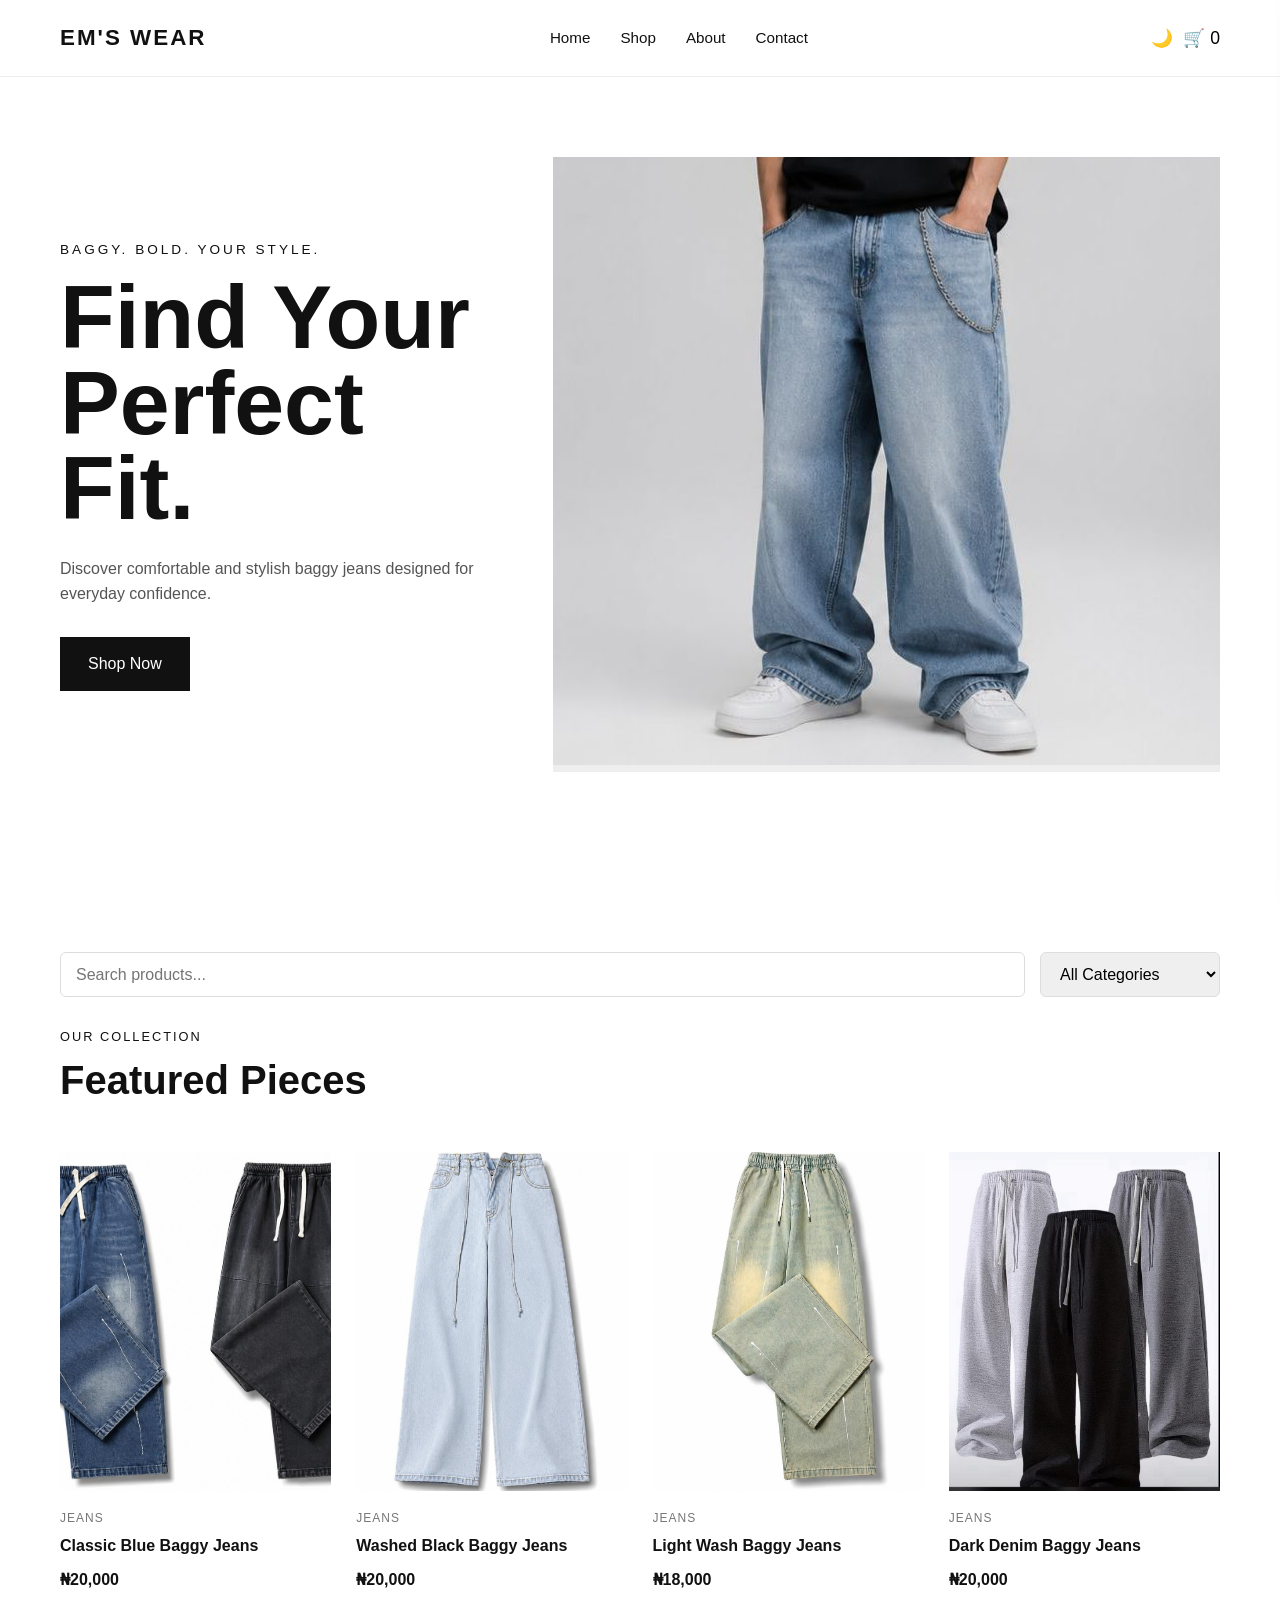
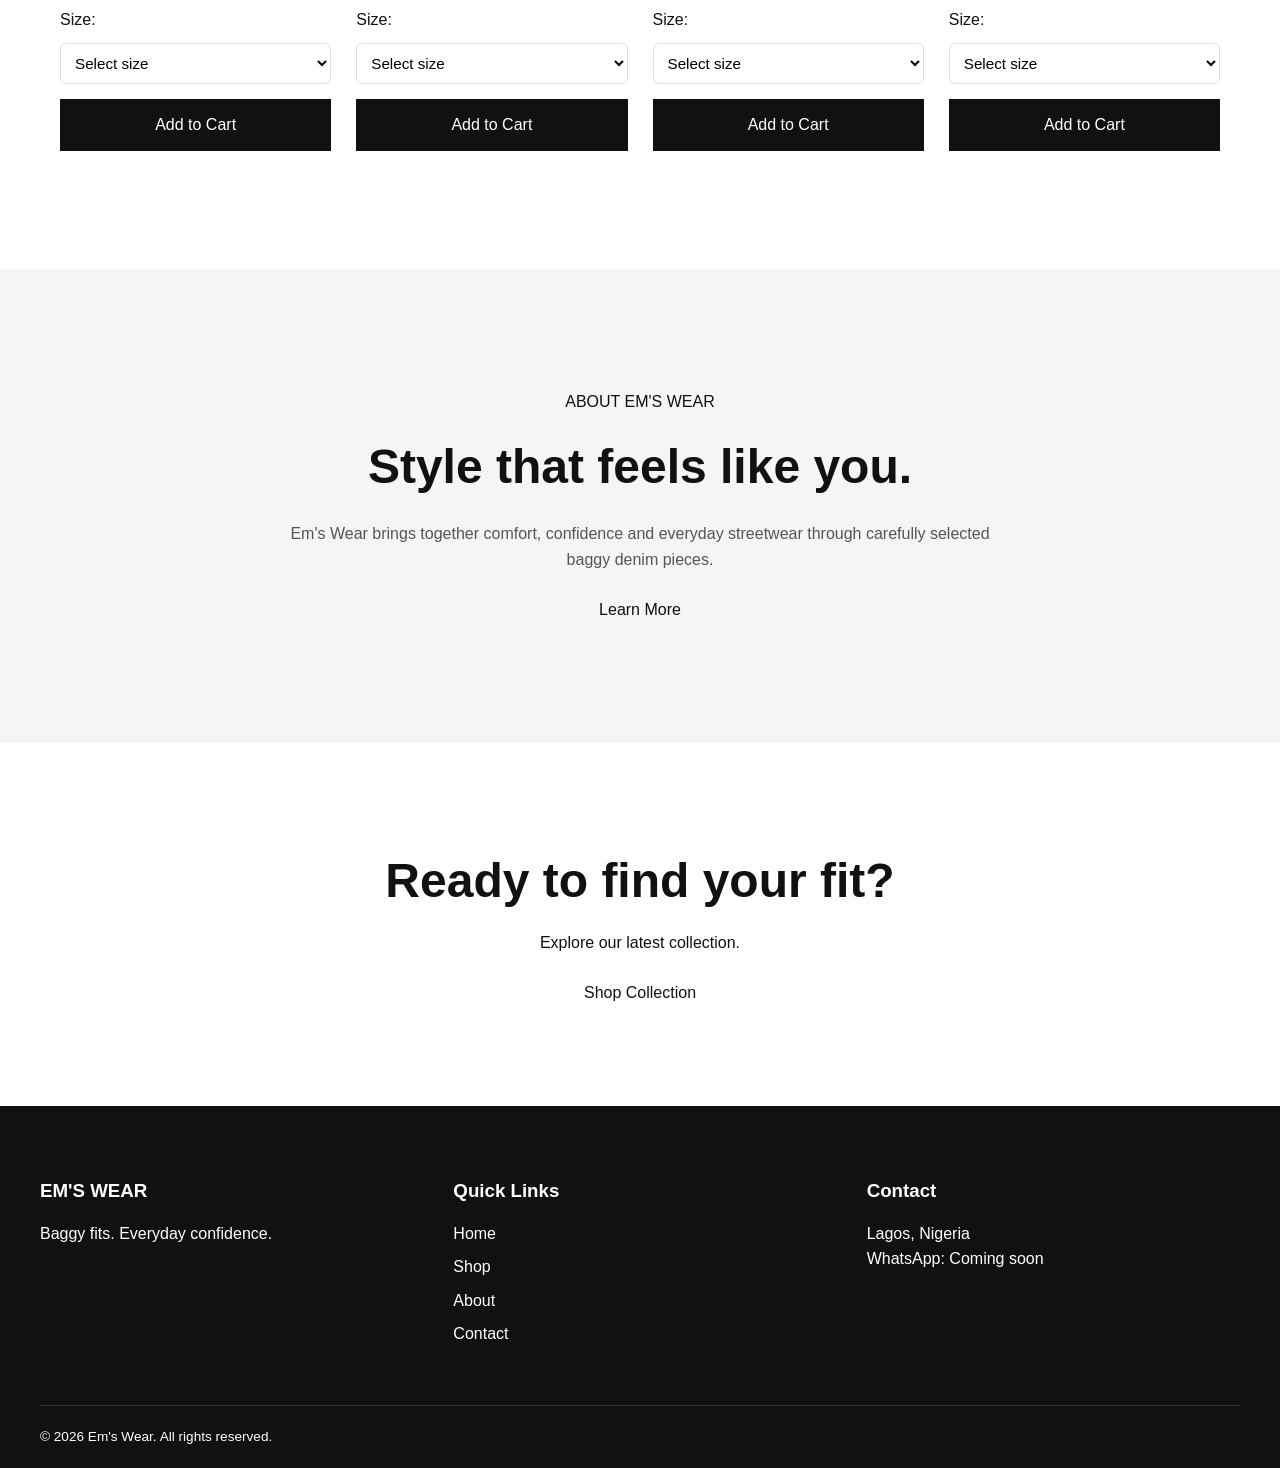
<file: index.html>
<!DOCTYPE html>
<html lang="en">
<head>
    <meta charset="UTF-8">
    <meta name="viewport" content="width=device-width, initial-scale=1.0">

    <title>Em's Wear | Baggy Denim</title>

    <meta
    name="description"
    content="Em's Wear offers stylish and comfortable baggy jeans designed for everyday confidence."
    >

    <link rel="stylesheet" href="css/style.css">
</head>

<body>

    <!-- Header -->
    <header class="header">
        <nav class="navbar">

            <a href="index.html" class="logo">EM'S WEAR</a>

            <ul class="nav-links">
                <li><a href="index.html">Home</a></li>
                <li><a href="pages/shop.html">Shop</a></li>
                <li><a href="pages/about.html">About</a></li>
                <li><a href="pages/contact.html">Contact</a></li>
            </ul>


           <button
             id="menu-toggle"
             class="menu-toggle"
             aria-label="Open navigation menu"
            >
             ☰
            </button>


            
            <div class="nav-actions">
                <button
                  id="theme-toggle"
                  aria-label="Toggle dark mode"
                >
                  🌙
                </button>

                <button id="cart-button" aria-label="Open shopping cart">
                    🛒 <span id="cart-count">0</span>
                </button>
            </div>

        </nav>
    </header>


    <!-- Hero Section -->
    <main>

        <section class="hero">

            <div class="hero-content">

                <p class="hero-subtitle">BAGGY. BOLD. YOUR STYLE.</p>

                <h1>Find Your Perfect Fit.</h1>

                <p class="hero-description">
                    Discover comfortable and stylish baggy jeans
                    designed for everyday confidence.
                </p>

                <a href="pages/shop.html" class="hero-button">
                    Shop Now
                </a>

            </div>

            <div class="hero-image">
                 <img src="./images/products/hero-image.jpeg"
            </div>

        </section>


        <!-- Featured Products -->
        <section class="featured-products">

          <div class="product-controls">

            <input
              type="text"
              id="search-input"
              placeholder="Search products..."
            >

            <select id="category-filter">

             <option value="all">
               All Categories
             </option>

             <option value="Jeans">
               Jeans
             </option>

            </select>

          </div>

            <div class="section-heading">
                <p>OUR COLLECTION</p>
                <h2>Featured Pieces</h2>
            </div>

            <div id="featured-products-container" class="product-grid">
                <!-- JavaScript will generate products here -->
            </div>

        </section>


        <!-- About Brand -->
        <section class="brand-story">

            <div class="brand-story-content">

                <p>ABOUT EM'S WEAR</p>

                <h2>Style that feels like you.</h2>

                <p>
                    Em's Wear brings together comfort, confidence and
                    everyday streetwear through carefully selected
                    baggy denim pieces.
                </p>

                <a href="pages/about.html">Learn More</a>

            </div>

        </section>


        <!-- Call To Action -->
        <section class="cta">

            <h2>Ready to find your fit?</h2>

            <p>Explore our latest collection.</p>

            <a href="pages/shop.html">Shop Collection</a>

        </section>

    </main>


    <!-- Footer -->
    <footer class="footer">

        <div class="footer-content">

            <div>
                <h3>EM'S WEAR</h3>
                <p>Baggy fits. Everyday confidence.</p>
            </div>

            <div>
                <h3>Quick Links</h3>
                <a href="index.html">Home</a>
                <a href="pages/shop.html">Shop</a>
                <a href="pages/about.html">About</a>
                <a href="pages/contact.html">Contact</a>
            </div>

            <div>
                <h3>Contact</h3>
                <p>Lagos, Nigeria</p>
                <p>WhatsApp: Coming soon</p>
            </div>

        </div>

        <p class="copyright">
            © 2026 Em's Wear. All rights reserved.
        </p>

    </footer>

    <!-- Shopping Cart -->
<aside id="cart-panel" class="cart-panel">

    <div class="cart-header">
        <h2>Your Cart</h2>

        <button id="close-cart" aria-label="Close cart">
            ✕
        </button>
    </div>

    <div id="cart-items" class="cart-items">
        <p class="empty-cart">Your cart is empty.</p>
    </div>

    <div class="cart-footer">

        <div class="cart-total">
            <span>Total:</span>
            <strong id="cart-total">₦0</strong>
        </div>

        <button id="checkout-button" class="checkout-button">
            Checkout
        </button>

    </div>

</aside>


    <script src="js/products.js"></script>
    <script src="js/main.js"></script>

</body>
</html>
</file>
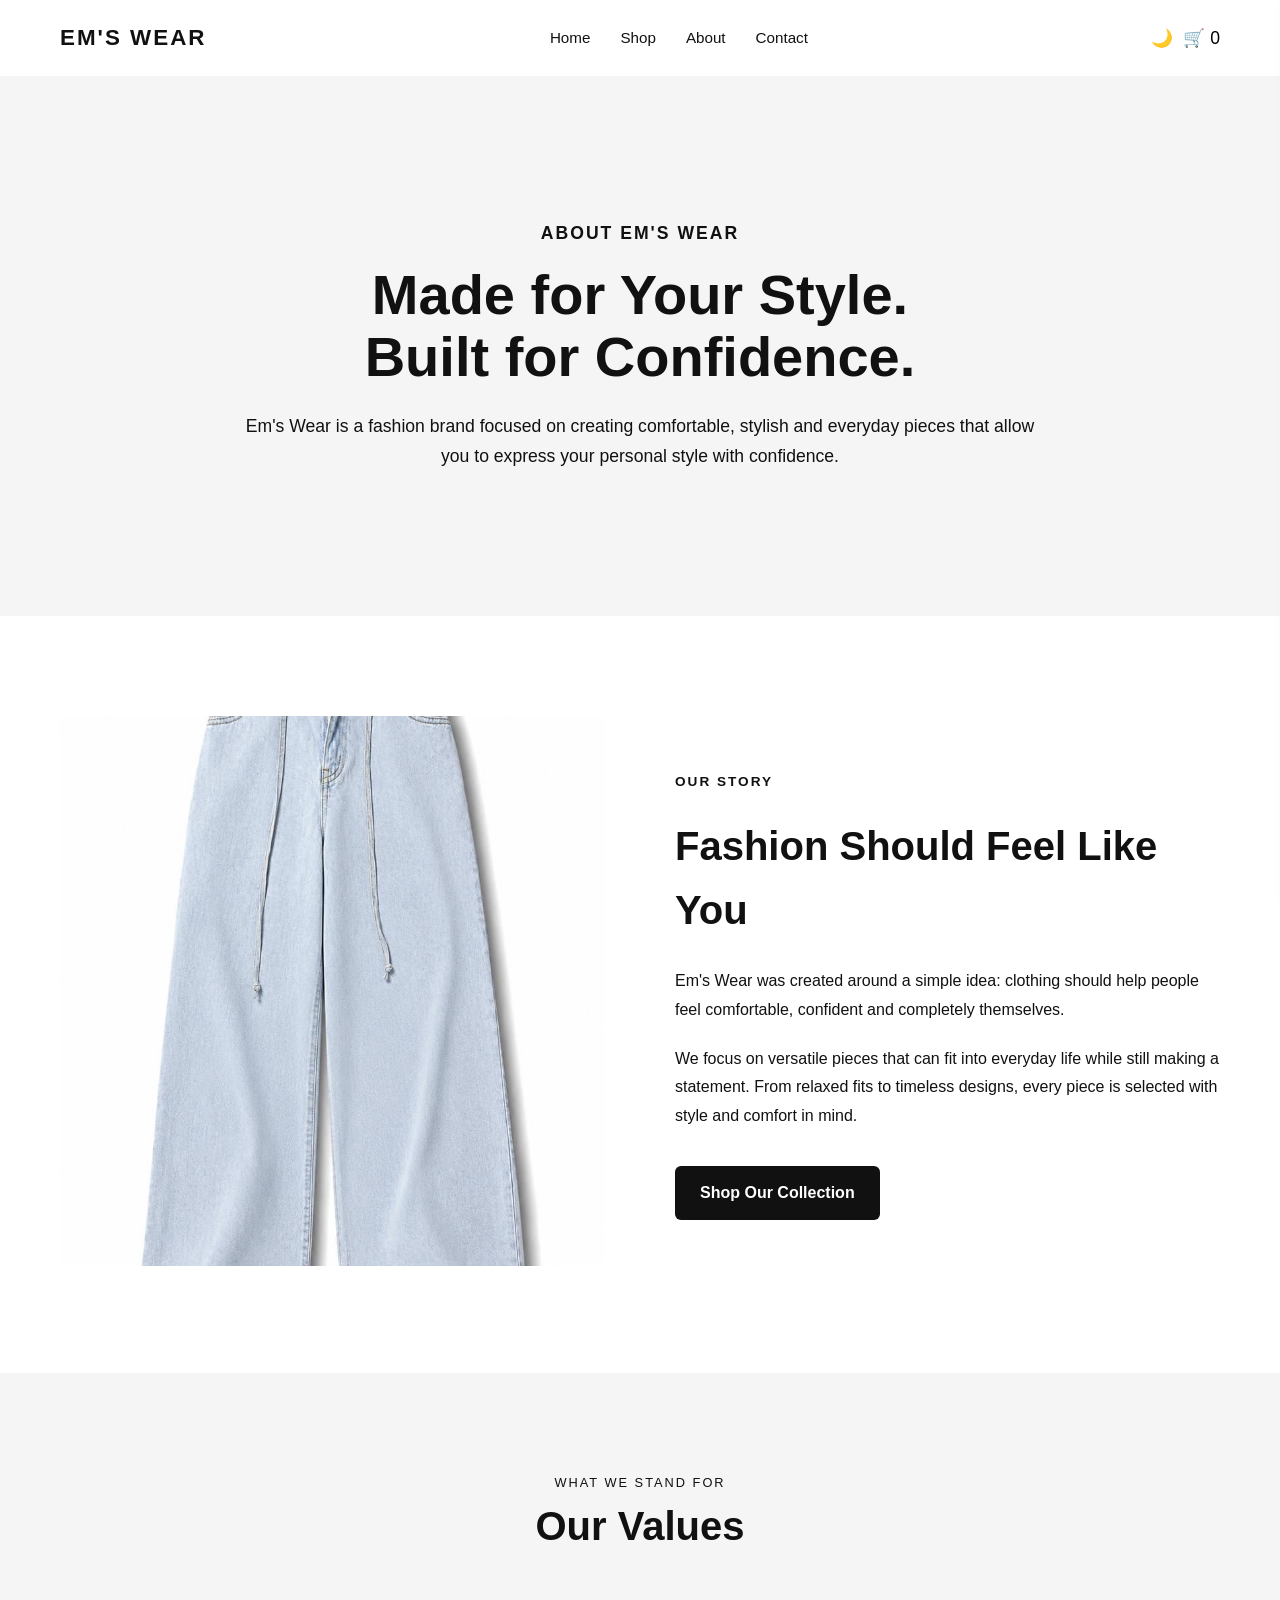
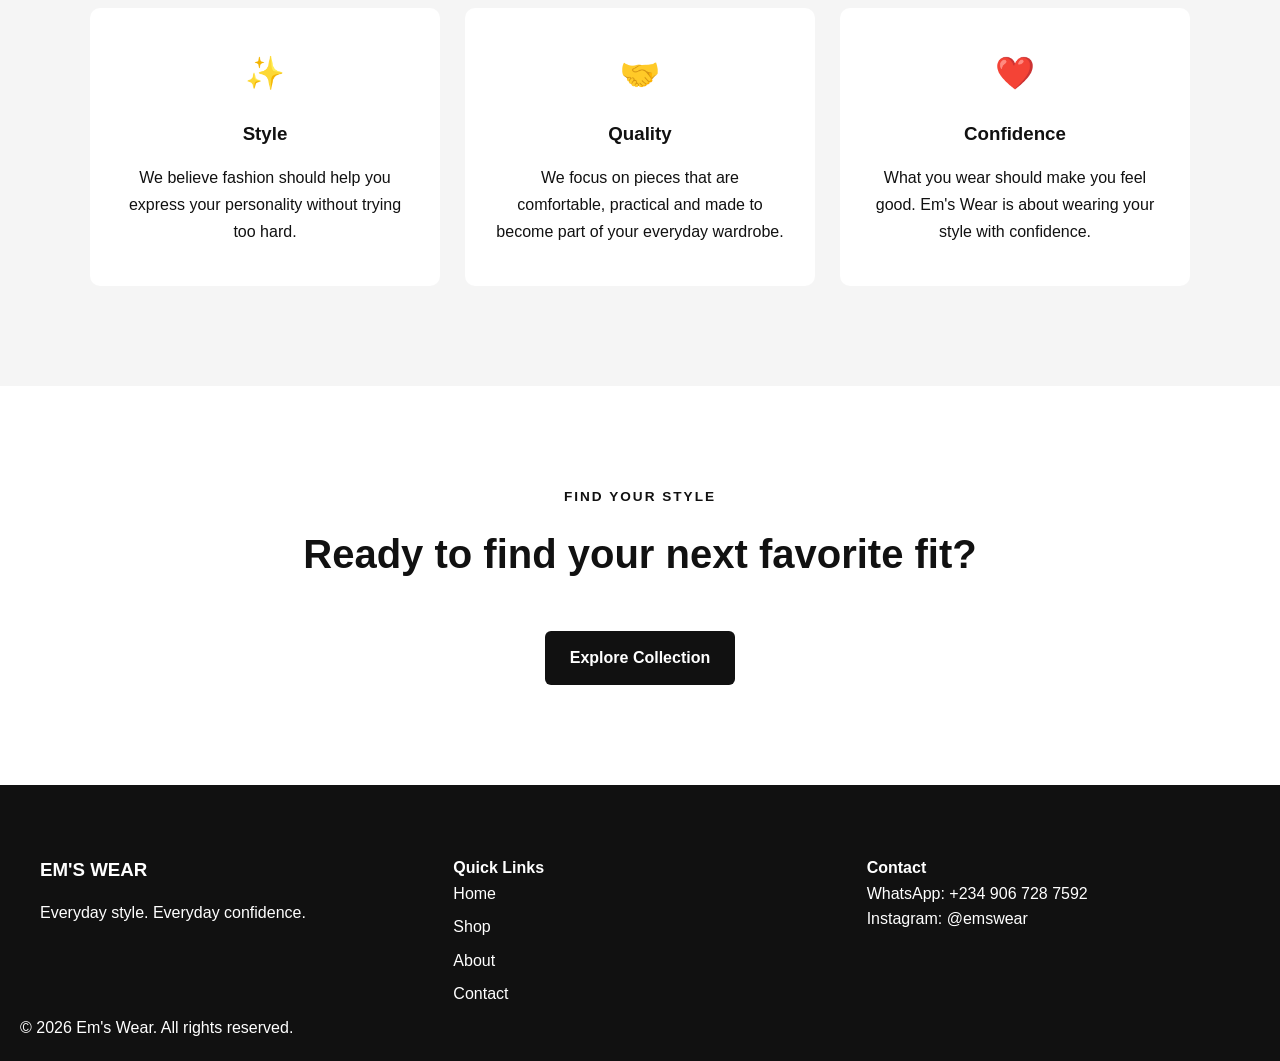
<file: pages/about.html>
<!DOCTYPE html>
<html lang="en">

<head>
    <meta charset="UTF-8">
    <meta name="viewport" content="width=device-width, initial-scale=1.0">

    <title>About Us | Em's Wear</title>

    <meta
    name="description"
    content="Learn more about Em's Wear, our story, values and approach to everyday fashion."
    >

    <link rel="stylesheet" href="../css/style.css">
</head>

<body>

    <!-- Navigation -->
    <header>
        <nav class="navbar">

            <div class="logo">
                EM'S WEAR
            </div>

            <div class="nav-links">

                <a href="../index.html">
                    Home
                </a>

                <a href="shop.html">
                    Shop
                </a>

                <a href="about.html">
                    About
                </a>

                <a href="contact.html">
                    Contact
                </a>

            </div>

            <button
                id="menu-toggle"
                class="menu-toggle"
                aria-label="Open navigation menu"
            >
                ☰
            </button>

            <div class="nav-actions">

                <button id="theme-toggle"
                    aria-label="Toggle dark mode">
                    🌙
                </button>

                <button id="cart-button" 
                 aria-label="Open shopping cart"
                >
                    🛒
                    <span id="cart-count">0</span>
                </button>

            </div>

        </nav>
    </header>


    <!-- About Hero -->
    <main>

        <section class="about-hero">

            <div class="about-hero-content">

                <p class="section-label">
                    ABOUT EM'S WEAR
                </p>

                <h1>
                    Made for Your Style.
                    <br>
                    Built for Confidence.
                </h1>

                <p>
                    Em's Wear is a fashion brand focused on creating
                    comfortable, stylish and everyday pieces that allow
                    you to express your personal style with confidence.
                </p>

            </div>

        </section>


        <!-- Brand Story -->
        <section class="about-story">

            <div class="about-story-image">

                <img
                    src="../images/products/blue-baggy.jpeg"
                    alt="Em's Wear baggy jeans"
                >

            </div>

            <div class="about-story-content">

                <p class="section-label">
                    OUR STORY
                </p>

                <h2>
                    Fashion Should Feel Like You
                </h2>

                <p>
                    Em's Wear was created around a simple idea:
                    clothing should help people feel comfortable,
                    confident and completely themselves.
                </p>

                <p>
                    We focus on versatile pieces that can fit into
                    everyday life while still making a statement.
                    From relaxed fits to timeless designs, every
                    piece is selected with style and comfort in mind.
                </p>

                <a href="shop.html" class="primary-button">
                    Shop Our Collection
                </a>

            </div>

        </section>


        <!-- Values -->
        <section class="brand-values">

            <div class="section-heading">

                <p>
                    WHAT WE STAND FOR
                </p>

                <h2>
                    Our Values
                </h2>

            </div>


            <div class="values-grid">

                <article class="value-card">

                    <div class="value-icon">
                        ✨
                    </div>

                    <h3>
                        Style
                    </h3>

                    <p>
                        We believe fashion should help you express
                        your personality without trying too hard.
                    </p>

                </article>


                <article class="value-card">

                    <div class="value-icon">
                        🤝
                    </div>

                    <h3>
                        Quality
                    </h3>

                    <p>
                        We focus on pieces that are comfortable,
                        practical and made to become part of your
                        everyday wardrobe.
                    </p>

                </article>


                <article class="value-card">

                    <div class="value-icon">
                        ❤️
                    </div>

                    <h3>
                        Confidence
                    </h3>

                    <p>
                        What you wear should make you feel good.
                        Em's Wear is about wearing your style with
                        confidence.
                    </p>

                </article>

            </div>

        </section>


        <!-- Call To Action -->
        <section class="about-cta">

            <div>

                <p>
                    FIND YOUR STYLE
                </p>

                <h2>
                    Ready to find your next favorite fit?
                </h2>

                <a href="shop.html" class="primary-button">
                    Explore Collection
                </a>

            </div>

        </section>

    </main>


    <!-- Cart Panel -->
    <aside id="cart-panel" class="cart-panel">

        <div class="cart-header">

            <h2>
                Your Cart
            </h2>

            <button id="close-cart"
                 aria-label="Close shopping cart"
            >
                ✕
            </button>

        </div>


        <div id="cart-items" class="cart-items">

            <p class="empty-cart">
                Your cart is empty.
            </p>

        </div>


        <div class="cart-footer">

            <div class="cart-total">

                <strong>
                    Total:
                </strong>

                <span id="cart-total">
                    ₦0
                </span>

            </div>

            <button
                id="checkout-button"
                class="checkout-button"
            >
                Checkout
            </button>

        </div>

    </aside>


    <!-- Footer -->
    <footer class="footer">

        <div class="footer-content">

            <div>

                <h3>
                    EM'S WEAR
                </h3>

                <p>
                    Everyday style. Everyday confidence.
                </p>

            </div>


            <div>

                <h4>
                    Quick Links
                </h4>

                <a href="../index.html">
                    Home
                </a>

                <a href="shop.html">
                    Shop
                </a>

                <a href="about.html">
                    About
                </a>

                <a href="contact.html">
                    Contact
                </a>

            </div>


            <div>

                <h4>
                    Contact
                </h4>

                <p>
                    WhatsApp: +234 906 728 7592
                </p>

                <p>
                    Instagram: @emswear
                </p>

            </div>

        </div>


        <div class="footer-bottom">

            <p>
                © 2026 Em's Wear. All rights reserved.
            </p>

        </div>

    </footer>


    <!-- JavaScript -->
    <script src="../js/products.js"></script>
    <script src="../js/main.js"></script>

</body>

</html>
</file>
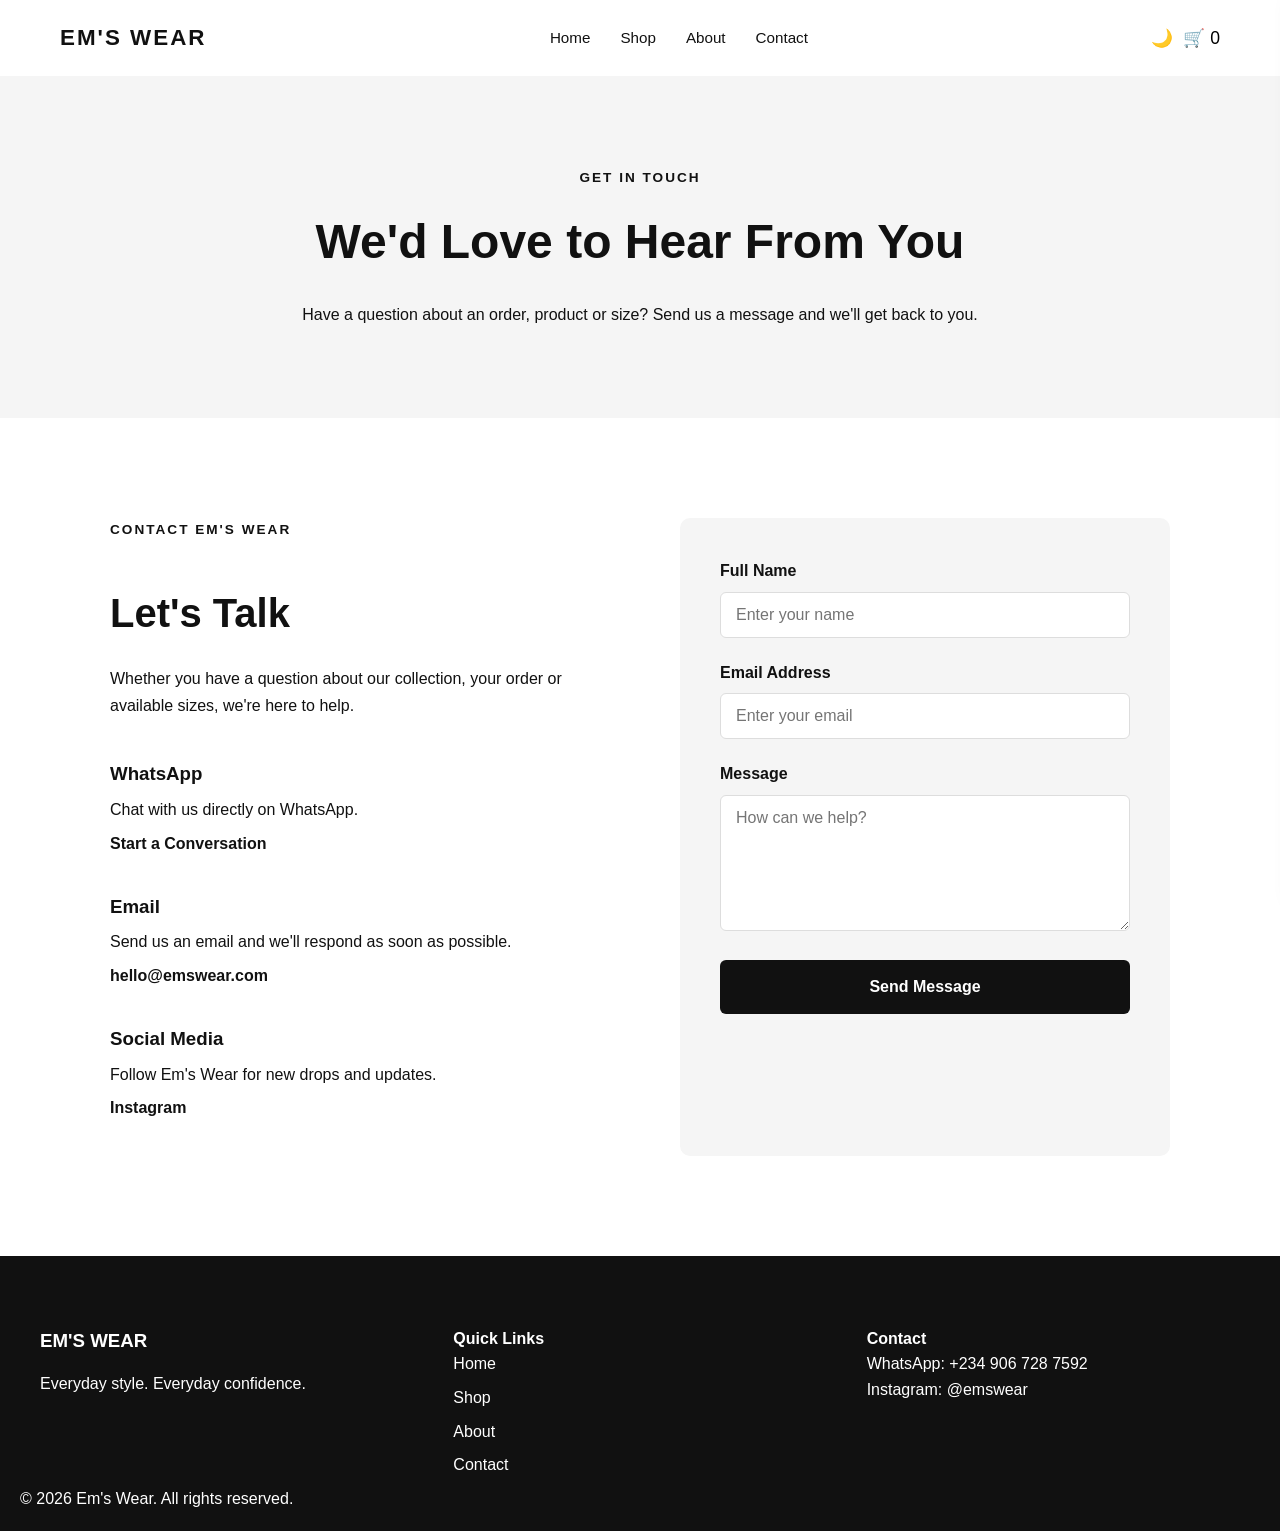
<file: pages/contact.html>
<!DOCTYPE html>
<html lang="en">

<head>
    <meta charset="UTF-8">
    <meta name="viewport" content="width=device-width, initial-scale=1.0">

    <title>Contact Us | Em's Wear</title>

    <meta
    name="description"
    content="Contact Em's Wear for questions about products, sizes and orders."
    >

    <link rel="stylesheet" href="../css/style.css">
</head>

<body>

    <!-- Navigation -->
    <header>
        <nav class="navbar">

            <div class="logo">
                EM'S WEAR
            </div>

            <div class="nav-links">

                <a href="../index.html">
                    Home
                </a>

                <a href="shop.html">
                    Shop
                </a>

                <a href="about.html">
                    About
                </a>

                <a href="contact.html">
                    Contact
                </a>

            </div>

            <button
               id="menu-toggle"
               class="menu-toggle"
               aria-label="Open navigation menu"
            >
               ☰
            </button>

            <div class="nav-actions">

                <button id="theme-toggle"
                     aria-label="Toggle dark mode">
                    🌙
                </button>

                <button id="cart-button"  
                     aria-label="Open shopping cart"
                     >
                    🛒
                    <span id="cart-count">0</span>
                </button>

            </div>

        </nav>
    </header>


    <!-- Main Content -->
    <main>

        <!-- Contact Hero -->
        <section class="contact-hero">

            <div>

                <p class="section-label">
                    GET IN TOUCH
                </p>

                <h1>
                    We'd Love to Hear From You
                </h1>

                <p>
                    Have a question about an order, product or size?
                    Send us a message and we'll get back to you.
                </p>

            </div>

        </section>


        <!-- Contact Section -->
        <section class="contact-section">

            <div class="contact-info">

                <p class="section-label">
                    CONTACT EM'S WEAR
                </p>

                <h2>
                    Let's Talk
                </h2>

                <p>
                    Whether you have a question about our collection,
                    your order or available sizes, we're here to help.
                </p>


                <div class="contact-item">

                    <h3>
                        WhatsApp
                    </h3>

                    <p>
                        Chat with us directly on WhatsApp.
                    </p>

                    <a href="#">
                        Start a Conversation
                    </a>

                </div>


                <div class="contact-item">

                    <h3>
                        Email
                    </h3>

                    <p>
                        Send us an email and we'll respond as soon
                        as possible.
                    </p>

                    <a href="mailto:hello@emswear.com">
                        hello@emswear.com
                    </a>

                </div>


                <div class="contact-item">

                    <h3>
                        Social Media
                    </h3>

                    <p>
                        Follow Em's Wear for new drops and updates.
                    </p>

                    <a href="#">
                        Instagram
                    </a>

                </div>

            </div>


            <!-- Contact Form -->
            <div class="contact-form-container">

                <form id="contact-form">

                    <div class="form-group">

                        <label for="name">
                            Full Name
                        </label>

                        <input
                            type="text"
                            id="name"
                            name="name"
                            placeholder="Enter your name"
                        >

                        <small id="name-error"></small>

                    </div>


                    <div class="form-group">

                        <label for="email">
                            Email Address
                        </label>

                        <input
                            type="email"
                            id="email"
                            name="email"
                            placeholder="Enter your email"
                        >

                        <small id="email-error"></small>

                    </div>


                    <div class="form-group">

                        <label for="message">
                            Message
                        </label>

                        <textarea
                            id="message"
                            name="message"
                            rows="6"
                            placeholder="How can we help?"
                        ></textarea>

                        <small id="message-error"></small>

                    </div>


                    <button
                        type="submit"
                        class="submit-button"
                    >
                        Send Message
                    </button>


                    <p id="form-success"></p>

                </form>

            </div>

        </section>

    </main>


    <!-- Cart -->
    <aside id="cart-panel" class="cart-panel">

        <div class="cart-header">

            <h2>
                Your Cart
            </h2>

            <button id="close-cart"
                 aria-label="Close shopping cart"
            >
                ✕
            </button>

        </div>


        <div id="cart-items" class="cart-items">

            <p class="empty-cart">
                Your cart is empty.
            </p>

        </div>


        <div class="cart-footer">

            <div class="cart-total">

                <strong>
                    Total:
                </strong>

                <span id="cart-total">
                    ₦0
                </span>

            </div>

            <button
                id="checkout-button"
                class="checkout-button"
            >
                Checkout
            </button>

        </div>

    </aside>


    <!-- Footer -->
    <footer class="footer">

        <div class="footer-content">

            <div>

                <h3>
                    EM'S WEAR
                </h3>

                <p>
                    Everyday style. Everyday confidence.
                </p>

            </div>


            <div>

                <h4>
                    Quick Links
                </h4>

                <a href="../index.html">
                    Home
                </a>

                <a href="shop.html">
                    Shop
                </a>

                <a href="about.html">
                    About
                </a>

                <a href="contact.html">
                    Contact
                </a>

            </div>


            <div>

                <h4>
                    Contact
                </h4>

                <p>
                    WhatsApp: +234 906 728 7592
                </p>

                <p>
                    Instagram: @emswear
                </p>

            </div>

        </div>


        <div class="footer-bottom">

            <p>
                © 2026 Em's Wear. All rights reserved.
            </p>

        </div>

    </footer>


    <!-- JavaScript -->
    <script src="../js/products.js"></script>
    <script src="../js/main.js"></script>

</body>

</html>
</file>
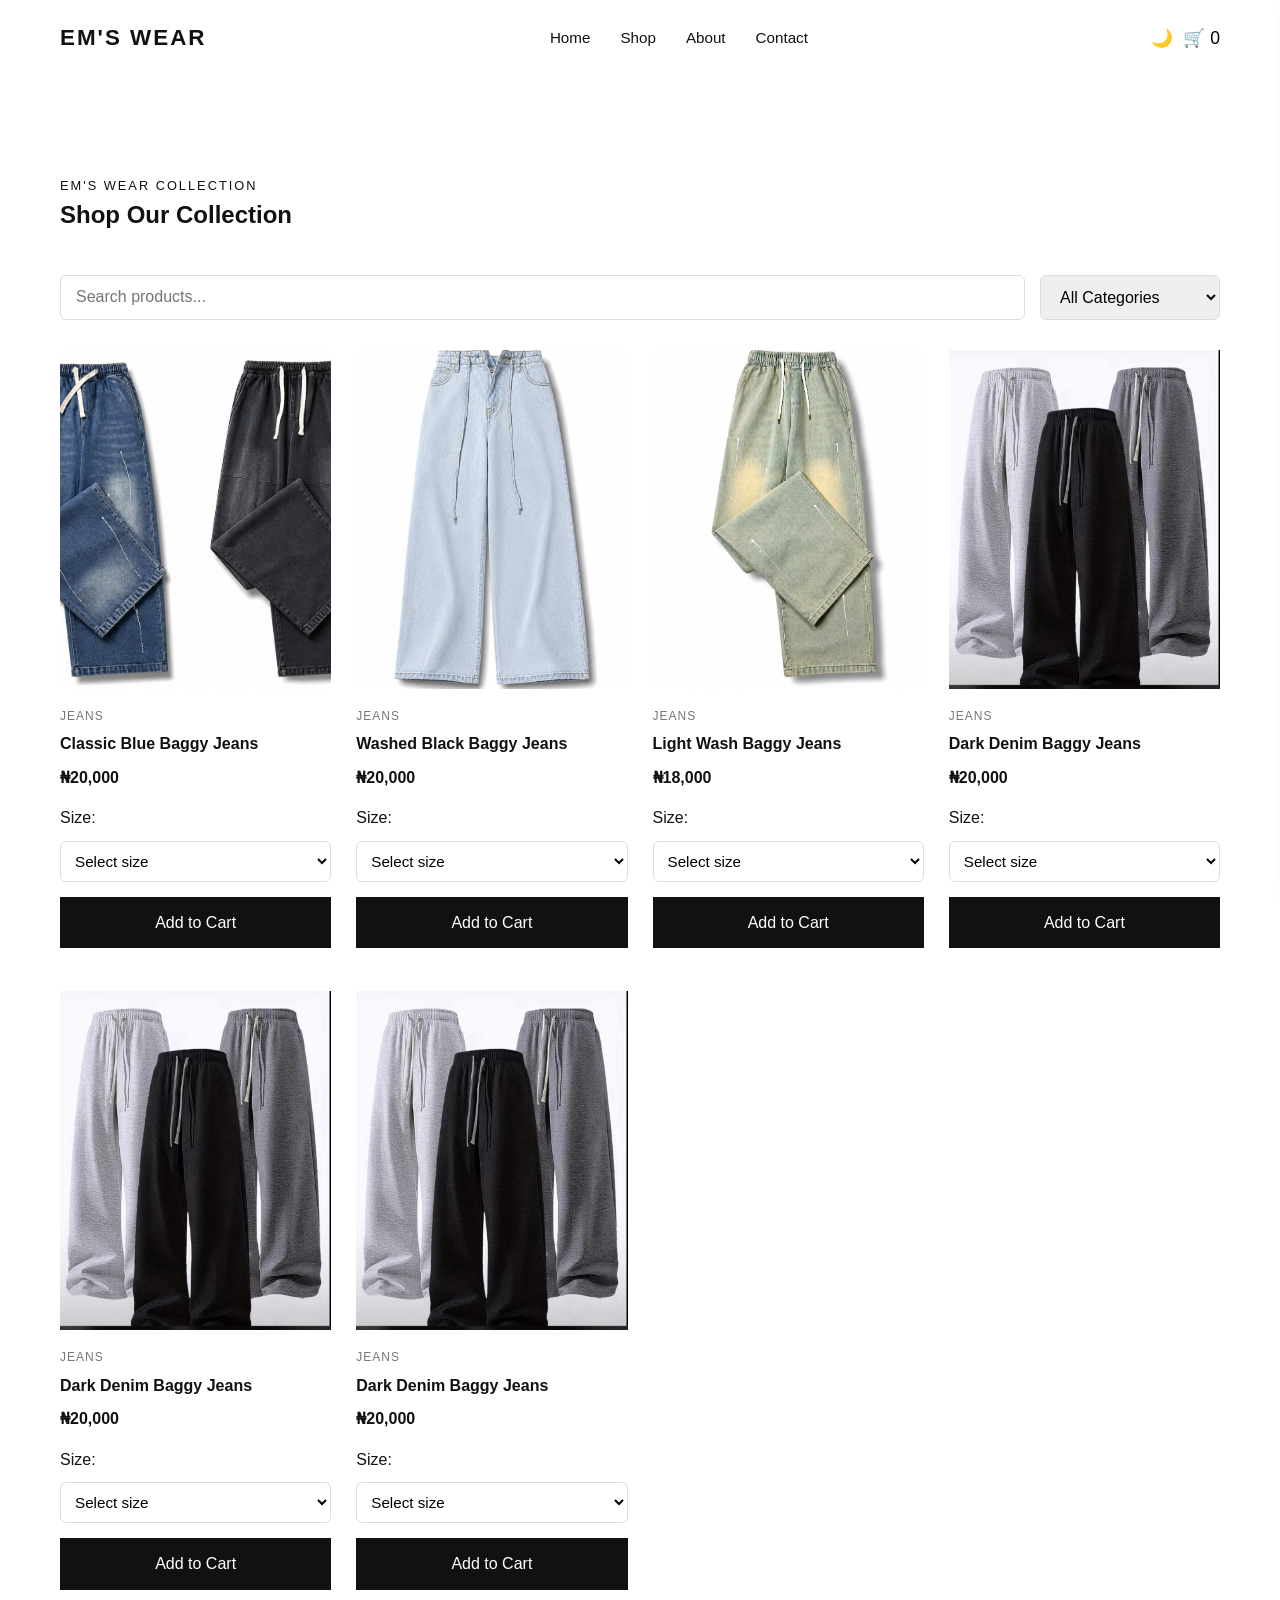
<file: pages/shop.html>
<!DOCTYPE html>
<html lang="en">

<head>

    <meta charset="UTF-8">

    <meta
        name="viewport"
        content="width=device-width, initial-scale=1.0"
    >

    <title>Shop | Em's Wear</title>

    <meta
    name="description"
    content="Shop Em's Wear baggy jeans. Browse our collection, choose your size and place an order."
    >

    <link
        rel="stylesheet"
        href="../css/style.css"
    >

</head>


<body>

    <!-- ==============================
         NAVBAR
    ============================== -->

    <header>

        <nav class="navbar">

            <div class="logo">
                EM'S WEAR
            </div>


            <div class="nav-links">

                <a href="../index.html">
                    Home
                </a>

                <a href="shop.html">
                    Shop
                </a>

                <a href="about.html">
                    About
                </a>

                <a href="contact.html">
                    Contact
                </a>

            </div>


            <button
              id="menu-toggle"
              class="menu-toggle"
              aria-label="Open navigation menu"
            >
              ☰
            </button>


            <div class="nav-actions">

                <button
                   id="theme-toggle"
                   aria-label="Toggle dark mode"
                > 
                   🌙
                </button>

                <button id="cart-button"
                     aria-label="Open shopping cart"
                >

                    🛒

                    <span id="cart-count">
                        0
                    </span>

                </button>

            </div>

        </nav>

    </header>


    <!-- ==============================
         SHOP
    ============================== -->

    <main>

        <section class="featured-products">

            <div class="section-heading">

                <p>
                    EM'S WEAR COLLECTION
                </p>

                <h1>
                    Shop Our Collection
                </h1>

            </div>


            <!-- PRODUCT CONTROLS -->

            <div class="product-controls">

                <input
                    type="text"
                    id="search-input"
                    placeholder="Search products..."
                >


                <select id="category-filter">

                    <option value="all">
                        All Categories
                    </option>

                    <option value="Jeans">
                        Jeans
                    </option>

                </select>

            </div>


            <!-- PRODUCTS -->

            <div
                id="featured-products-container"
                class="product-grid">
            </div>

        </section>

    </main>


    <!-- ==============================
         CART
    ============================== -->

    <aside
        id="cart-panel"
        class="cart-panel">

        <div class="cart-header">

            <h2>
                Your Cart
            </h2>

            <button id="close-cart"
                aria-label="Close shopping cart"
            >
                ✕
            </button>

        </div>


        <div
            id="cart-items"
            class="cart-items">

            <p class="empty-cart">
                Your cart is empty.
            </p>

        </div>


        <div class="cart-footer">

            <div class="cart-total">

                <strong>
                    Total:
                </strong>

                <span id="cart-total">
                    ₦0
                </span>

            </div>


            <button
                id="checkout-button"
                class="checkout-button">

                Checkout

            </button>

        </div>

    </aside>


    <!-- ==============================
         JAVASCRIPT
    ============================== -->

    <script src="../js/products.js"></script>

    <script src="../js/main.js"></script>

</body>

</html>
</file>
<file: css/style.css>
/* =========================
   RESET
========================= */

* {
    margin: 0;
    padding: 0;
    box-sizing: border-box;
}

html {
    scroll-behavior: smooth;
}

body {
    font-family: Arial, sans-serif;
    line-height: 1.6;
    background: #ffffff;
    color: #111111;
}

a {
    text-decoration: none;
    color: inherit;
}

button {
    font: inherit;
    cursor: pointer;
}


/* =========================
   HEADER
========================= */

.header {
    width: 100%;
    border-bottom: 1px solid #eeeeee;
}

.navbar {
    max-width: 1200px;
    margin: auto;
    padding: 20px;
    display: flex;
    align-items: center;
    justify-content: space-between;
    position: relative;
}

.logo {
    font-size: 1.4rem;
    font-weight: 800;
    letter-spacing: 2px;
}

.nav-links {
    display: flex;
    gap: 30px;
    list-style: none;
}

.nav-links a {
    font-size: 0.95rem;
    transition: 0.3s;
}

.nav-links a:hover {
    opacity: 0.6;
}

.nav-actions {
    display: flex;
    gap: 10px;
}

.nav-actions button {
    border: none;
    background: transparent;
    font-size: 1.1rem;
}


/* =========================
   HERO
========================= */

.hero {
    max-width: 1200px;
    min-height: 650px;
    margin: auto;
    padding: 80px 20px;

    display: grid;
    grid-template-columns: 1fr 1fr;
    align-items: center;
    gap: 50px;
}

.hero-content {
    max-width: 550px;
}

.hero-subtitle {
    font-size: 0.85rem;
    letter-spacing: 3px;
    margin-bottom: 15px;
}

.hero h1 {
    font-size: clamp(3rem, 7vw, 6rem);
    line-height: 0.95;
    margin-bottom: 25px;
}

.hero-description {
    max-width: 450px;
    margin-bottom: 30px;
    color: #555555;
}

.hero-button {
    display: inline-block;
    padding: 14px 28px;
    background: #111111;
    color: white;
    transition: 0.3s;
}

.hero-button:hover {
    transform: translateY(-2px);
}

.hero-image {
    min-height: 500px;
    background: #eeeeee;
}


/* =========================
   SECTION HEADING
========================= */

.featured-products {
    max-width: 1200px;
    margin: auto;
    padding: 100px 20px;
}

.section-heading {
    margin-bottom: 40px;
}

.section-heading p {
    font-size: 0.8rem;
    letter-spacing: 2px;
}

.section-heading h2 {
    font-size: 2.5rem;
}


/* =========================
   PRODUCT GRID
========================= */

.product-grid {
    display: grid;
    grid-template-columns: repeat(4, 1fr);
    gap: 25px;
}


/* =========================
   BRAND STORY
========================= */

.brand-story {
    background: #f5f5f5;
    padding: 120px 20px;
}

.brand-story-content {
    max-width: 700px;
    margin: auto;
    text-align: center;
}

.brand-story-content h2 {
    font-size: 3rem;
    margin: 15px 0;
}

.brand-story-content > p:nth-of-type(2) {
    color: #555555;
    margin-bottom: 25px;
}


/* =========================
   CTA
========================= */

.cta {
    padding: 100px 20px;
    text-align: center;
}

.cta h2 {
    font-size: 3rem;
    margin-bottom: 10px;
}

.cta p {
    margin-bottom: 25px;
}


/* =========================
   FOOTER
========================= */

.footer {
    background: #111111;
    color: white;
    padding: 70px 20px 20px;
}

.footer-content {
    max-width: 1200px;
    margin: auto;

    display: grid;
    grid-template-columns: repeat(3, 1fr);
    gap: 40px;
}

.footer-content h3 {
    margin-bottom: 15px;
}

.footer-content a {
    display: block;
    margin-bottom: 8px;
}

.copyright {
    max-width: 1200px;
    margin: 50px auto 0;
    padding-top: 20px;
    border-top: 1px solid #333333;
    font-size: 0.85rem;
}


/* =========================
   PRODUCT CARD
========================= */

.product-card {
    overflow: hidden;
    background: #ffffff;
    transition: transform 0.3s ease;
}

.product-card:hover {
    transform: translateY(-5px);
}

.product-image {
    width: 100%;
    aspect-ratio: 4 / 5;
    overflow: hidden;
    background: #eeeeee;
}

.product-image img {
    width: 100%;
    height: 100%;
    object-fit: cover;
    display: block;
    transition: transform 0.4s ease;
}

.product-card:hover .product-image img {
    transform: scale(1.05);
}

.product-info {
    padding: 18px 0;
}

.product-category {
    font-size: 0.75rem;
    text-transform: uppercase;
    letter-spacing: 1px;
    color: #777777;
    margin-bottom: 5px;
}

.product-info h3 {
    font-size: 1rem;
    margin-bottom: 8px;
}

.product-price {
    font-weight: 700;
    margin-bottom: 15px;
}

.add-to-cart {
    width: 100%;
    border: 1px solid #111111;
    background: #111111;
    color: #ffffff;
    padding: 12px;
    transition: 0.3s ease;
}

.add-to-cart:hover {
    background: #ffffff;
    color: #111111;
}


/* =========================
   SHOPPING CART
========================= */


.cart-item {
    display: flex;
    justify-content: space-between;
    gap: 15px;

    padding: 15px 0;

    border-bottom: 1px solid #eeeeee;
}

.cart-item h3 {
    font-size: 0.95rem;
    margin-bottom: 5px;
}

.cart-item p {
    font-weight: 600;
}

.cart-panel {
    position: fixed;
    top: 0;
    right: -420px;

    width: 400px;
    max-width: 90%;

    height: 100vh;

    background: #ffffff;

    z-index: 1000;

    padding: 25px;

    display: flex;
    flex-direction: column;

    box-shadow: -5px 0 20px rgba(0, 0, 0, 0.15);

    transition: right 0.3s ease;
}

.cart-panel.active {
    right: 0;
}

.cart-header {
    display: flex;
    align-items: center;
    justify-content: space-between;

    padding-bottom: 20px;

    border-bottom: 1px solid #eeeeee;
}

.cart-header h2 {
    font-size: 1.5rem;
}

.cart-header button {
    border: none;
    background: transparent;
    font-size: 1.3rem;
}

.cart-items {
    flex: 1;
    overflow-y: auto;
    padding: 20px 0;
}

.empty-cart {
    text-align: center;
    color: #777777;
    margin-top: 50px;
}

.cart-footer {
    border-top: 1px solid #eeeeee;
    padding-top: 20px;
}

.cart-total {
    display: flex;
    justify-content: space-between;
    margin-bottom: 15px;
    font-size: 1.1rem;
}

.checkout-button {
    width: 100%;
    padding: 14px;

    border: none;

    background: #111111;
    color: #ffffff;

    cursor: pointer;
}

/* ==============================
   PRODUCT CONTROLS
============================== */

.product-controls {
    display: flex;
    gap: 15px;
    margin-bottom: 30px;
}

.product-controls input,
.product-controls select {
    padding: 12px 15px;
    border: 1px solid #ddd;
    border-radius: 6px;
    font-size: 1rem;
}

.product-controls input {
    flex: 1;
}

.product-controls select {
    min-width: 180px;
}

/* ==============================
   SIZE SELECT
============================== */

.size-select {
    width: 100%;
    padding: 10px;
    margin: 10px 0 15px;
    border: 1px solid #ddd;
    border-radius: 6px;
    background: white;
    font-size: 0.95rem;
}

.cart-item-subtotal {
    font-weight: 600;
    margin-top: 5px;
}

.cart-item-subtotal {
    font-weight: 600;
    margin-top: 5px;
}

/* ==============================
   DARK MODE
============================== */

body.dark-mode {
    background: #111;
    color: #f5f5f5;
}

body.dark-mode .navbar {
    background: #111;
}

body.dark-mode .menu-toggle{
    color: white;
}

body.dark-mode .product-card {
    background: #1c1c1c;
    color: #f5f5f5;
}

body.dark-mode .brand-story {
    background: #1c1c1c;
}

body.dark-mode .cart-panel {
    background: #181818;
    color: #f5f5f5;
}

body.dark-mode .cart-item {
    border-bottom-color: #333;
}

body.dark-mode .product-controls input,
body.dark-mode .product-controls select,
body.dark-mode .size-select {
    background: #222;
    color: #fff;
    border-color: #444;
}

body.dark-mode .footer {
    background: #000;
}

body.dark-mode #cart-count {
    color: #5f5a5a;
    /* background: #fff; */
}

body.dark-mode .hero-button {
    background: white;
    color: #111;
}

body.dark-mode #close-cart {
    color: white;
}


#cart-count {
    /* background: #111; */
    color: #000000;
}

.menu-toggle {
    display: none;
    border: none;
    background: none;
    font-size: 1.8rem;
    cursor: pointer;
    }

/* =========================
   MOBILE
========================= */
@media (max-width: 1000px) {

    .product-grid {
        grid-template-columns: repeat(3, 1fr);
    }

}

@media (max-width: 768px) {

    .menu-toggle {
      display: block;
   }

    .nav-links {
    display: none;
    position: absolute;
    top: 100%;
    left: 0;
    width: 100%;

    flex-direction: column;

    padding: 20px;

    background: inherit;

    gap: 20px;
   }

   .nav-links.active {
    display: flex;
    }

    .hero {
        grid-template-columns: 1fr;
        min-height: auto;
        padding: 60px 20px;
    }

    .hero-image {
        min-height: 400px;
    }

    .product-grid {
        grid-template-columns: repeat(2, 1fr);
    }

    .footer-content {
        grid-template-columns: 1fr;
    }

    .menu-toggle {
    display: block;
    border: none;
    background: none;
    font-size: 1.8rem;
    cursor: pointer;
    }

    .product-controls {
        flex-direction: column;
    }

    .product-controls select {
        width: 100%;
    }

    @media (max-width: 768px) {

    .nav-links a {
        display: inline-block;
        width: fit-content;
    }

}

}


/* ================================
   ABOUT PAGE
================================ */

/* About Hero */
.about-hero {
    min-height: 60vh;
    display: flex;
    align-items: center;
    justify-content: center;
    text-align: center;
    padding: 80px 20px;
    background: #f5f5f5;
}

.about-hero-content {
    max-width: 800px;
}

.section-label {
    font-size: 0.85rem;
    font-weight: 700;
    letter-spacing: 2px;
    margin-bottom: 15px;
}

.about-hero h1 {
    font-size: 3.5rem;
    line-height: 1.1;
    margin-bottom: 25px;
}

.about-hero p {
    font-size: 1.1rem;
    line-height: 1.7;
}


/* Brand Story */
.about-story {
    max-width: 1200px;
    margin: 0 auto;
    padding: 100px 20px;
    display: grid;
    grid-template-columns: 1fr 1fr;
    gap: 70px;
    align-items: center;
}

.about-story-image img {
    width: 100%;
    height: 550px;
    object-fit: cover;
    border-radius: 10px;
}

.about-story-content h2 {
    font-size: 2.5rem;
    margin-bottom: 25px;
}

.about-story-content p {
    line-height: 1.8;
    margin-bottom: 20px;
}

.primary-button {
    display: inline-block;
    margin-top: 15px;
    padding: 14px 25px;
    background: #111;
    color: white;
    border-radius: 6px;
    text-decoration: none;
    font-weight: 600;
}


/* Brand Values */
.brand-values {
    padding: 100px 20px;
    background: #f5f5f5;
}

.brand-values .section-heading {
    text-align: center;
    margin-bottom: 50px;
}

.values-grid {
    max-width: 1100px;
    margin: 0 auto;
    display: grid;
    grid-template-columns: repeat(3, 1fr);
    gap: 25px;
}

.value-card {
    background: white;
    padding: 40px 30px;
    text-align: center;
    border-radius: 10px;
}

.value-icon {
    font-size: 2rem;
    margin-bottom: 20px;
}

.value-card h3 {
    margin-bottom: 15px;
}

.value-card p {
    line-height: 1.7;
}


/* About CTA */
.about-cta {
    padding: 100px 20px;
    text-align: center;
}

.about-cta p {
    font-size: 0.85rem;
    font-weight: 700;
    letter-spacing: 2px;
}

.about-cta h2 {
    font-size: 2.5rem;
    margin: 15px auto 30px;
    max-width: 700px;
}


/* About Page Dark Mode */
body.dark-mode .about-hero {
    background: #1c1c1c;
}

body.dark-mode .brand-values {
    background: #111;
}

body.dark-mode .value-card {
    background: #1c1c1c;
}

body.dark-mode .primary-button {
    background: white;
    color: #111;
}


/* About Page Mobile */
@media (max-width: 768px) {

    .about-hero {
        min-height: 50vh;
        padding: 60px 20px;
    }

    .about-hero h1 {
        font-size: 2.4rem;
    }

    .about-story {
        grid-template-columns: 1fr;
        padding: 70px 20px;
        gap: 40px;
    }

    .about-story-image img {
        height: 400px;
    }

    .about-story-content h2 {
        font-size: 2rem;
    }

    .values-grid {
        grid-template-columns: 1fr;
    }

    .brand-values {
        padding: 70px 20px;
    }

    .about-cta {
        padding: 70px 20px;
    }

    .about-cta h2 {
        font-size: 2rem;
    }

}


/* ================================
   CONTACT PAGE
================================ */

.contact-hero {
    padding: 90px 20px;
    text-align: center;
    background: #f5f5f5;
}

.contact-hero > div {
    max-width: 750px;
    margin: 0 auto;
}

.contact-hero h1 {
    font-size: 3rem;
    margin-bottom: 20px;
}

.contact-hero p {
    line-height: 1.7;
}


/* Contact Section */

.contact-section {
    max-width: 1100px;
    margin: 0 auto;
    padding: 100px 20px;
    display: grid;
    grid-template-columns: 1fr 1fr;
    gap: 80px;
}


/* Contact Information */

.contact-info h2 {
    font-size: 2.5rem;
    margin-bottom: 20px;
}

.contact-info > p {
    line-height: 1.7;
    margin-bottom: 40px;
}

.contact-item {
    margin-bottom: 35px;
}

.contact-item h3 {
    margin-bottom: 8px;
}

.contact-item p {
    line-height: 1.6;
    margin-bottom: 8px;
}

.contact-item a {
    font-weight: 600;
}


/* Contact Form */

.contact-form-container {
    background: #f5f5f5;
    padding: 40px;
    border-radius: 10px;
}

.form-group {
    margin-bottom: 22px;
}

.form-group label {
    display: block;
    margin-bottom: 8px;
    font-weight: 600;
}

.form-group input,
.form-group textarea {
    width: 100%;
    padding: 13px 15px;
    border: 1px solid #ddd;
    border-radius: 6px;
    font-family: inherit;
    font-size: 1rem;
    box-sizing: border-box;
}

.form-group textarea {
    resize: vertical;
}

.form-group small {
    display: block;
    margin-top: 6px;
    font-size: 0.85rem;
}

.submit-button {
    width: 100%;
    padding: 14px;
    border: none;
    border-radius: 6px;
    background: #111;
    color: white;
    font-size: 1rem;
    font-weight: 600;
    cursor: pointer;
}

#form-success {
    margin-top: 15px;
    font-weight: 600;
}


/* Contact Dark Mode */

body.dark-mode .contact-hero {
    background: #1c1c1c;
}

body.dark-mode .contact-form-container {
    background: #1c1c1c;
}

body.dark-mode .form-group input,
body.dark-mode .form-group textarea {
    background: #222;
    color: white;
    border-color: #444;
}

body.dark-mode .submit-button {
    background: white;
    color: #111;
}


/* Contact Mobile */

@media (max-width: 768px) {

    .contact-hero {
        padding: 70px 20px;
    }

    .contact-hero h1 {
        font-size: 2.3rem;
    }

    .contact-section {
        grid-template-columns: 1fr;
        padding: 70px 20px;
        gap: 50px;
    }

    .contact-info h2 {
        font-size: 2rem;
    }

    .contact-form-container {
        padding: 25px;
    }

}


/* ================================
   FINAL UI POLISH
================================ */

/* Product Card Hover */

.product-card {
    transition: transform 0.25s ease, box-shadow 0.25s ease;
}

.product-card:hover {
    transform: translateY(-5px);
    box-shadow: 0 10px 30px rgba(0, 0, 0, 0.08);
}


/* Product Image */

.product-image {
    overflow: hidden;
}

.product-image img {
    transition: transform 0.35s ease;
}

.product-card:hover .product-image img {
    transform: scale(1.04);
}


/* Buttons */

.add-to-cart,
.checkout-button,
.submit-button,
.primary-button {
    transition: transform 0.2s ease, opacity 0.2s ease;
}

.add-to-cart:hover,
.checkout-button:hover,
.submit-button:hover,
.primary-button:hover {
    opacity: 0.85;
    transform: translateY(-2px);
}


/* Navigation Links */

.nav-links a {
    position: relative;
}

.nav-links a::after {
    content: "";
    position: absolute;
    left: 0;
    bottom: -5px;
    width: 0;
    height: 2px;
    background: currentColor;
    transition: width 0.25s ease;
}

.nav-links a:hover::after {
    width: 100%;
}


/* Form Inputs */

.form-group input:focus,
.form-group textarea:focus,
.product-controls input:focus,
.product-controls select:focus,
.size-select:focus {
    outline: none;
    border-color: #111;
    box-shadow: 0 0 0 2px rgba(17, 17, 17, 0.08);
}


/* Cart */

.cart-item {
    transition: background 0.2s ease;
}

.cart-item:hover {
    background: rgba(0, 0, 0, 0.03);
}


/* Dark Mode */

body.dark-mode .cart-item:hover {
    background: rgba(255, 255, 255, 0.04);
}

.no-products {
    grid-column: 1 / -1;
    text-align: center;
    padding: 60px 20px;
}

.no-products h3 {
    font-size: 1.5rem;
    margin-bottom: 10px;
}

.no-products p {
    opacity: 0.7;
}
</file>
